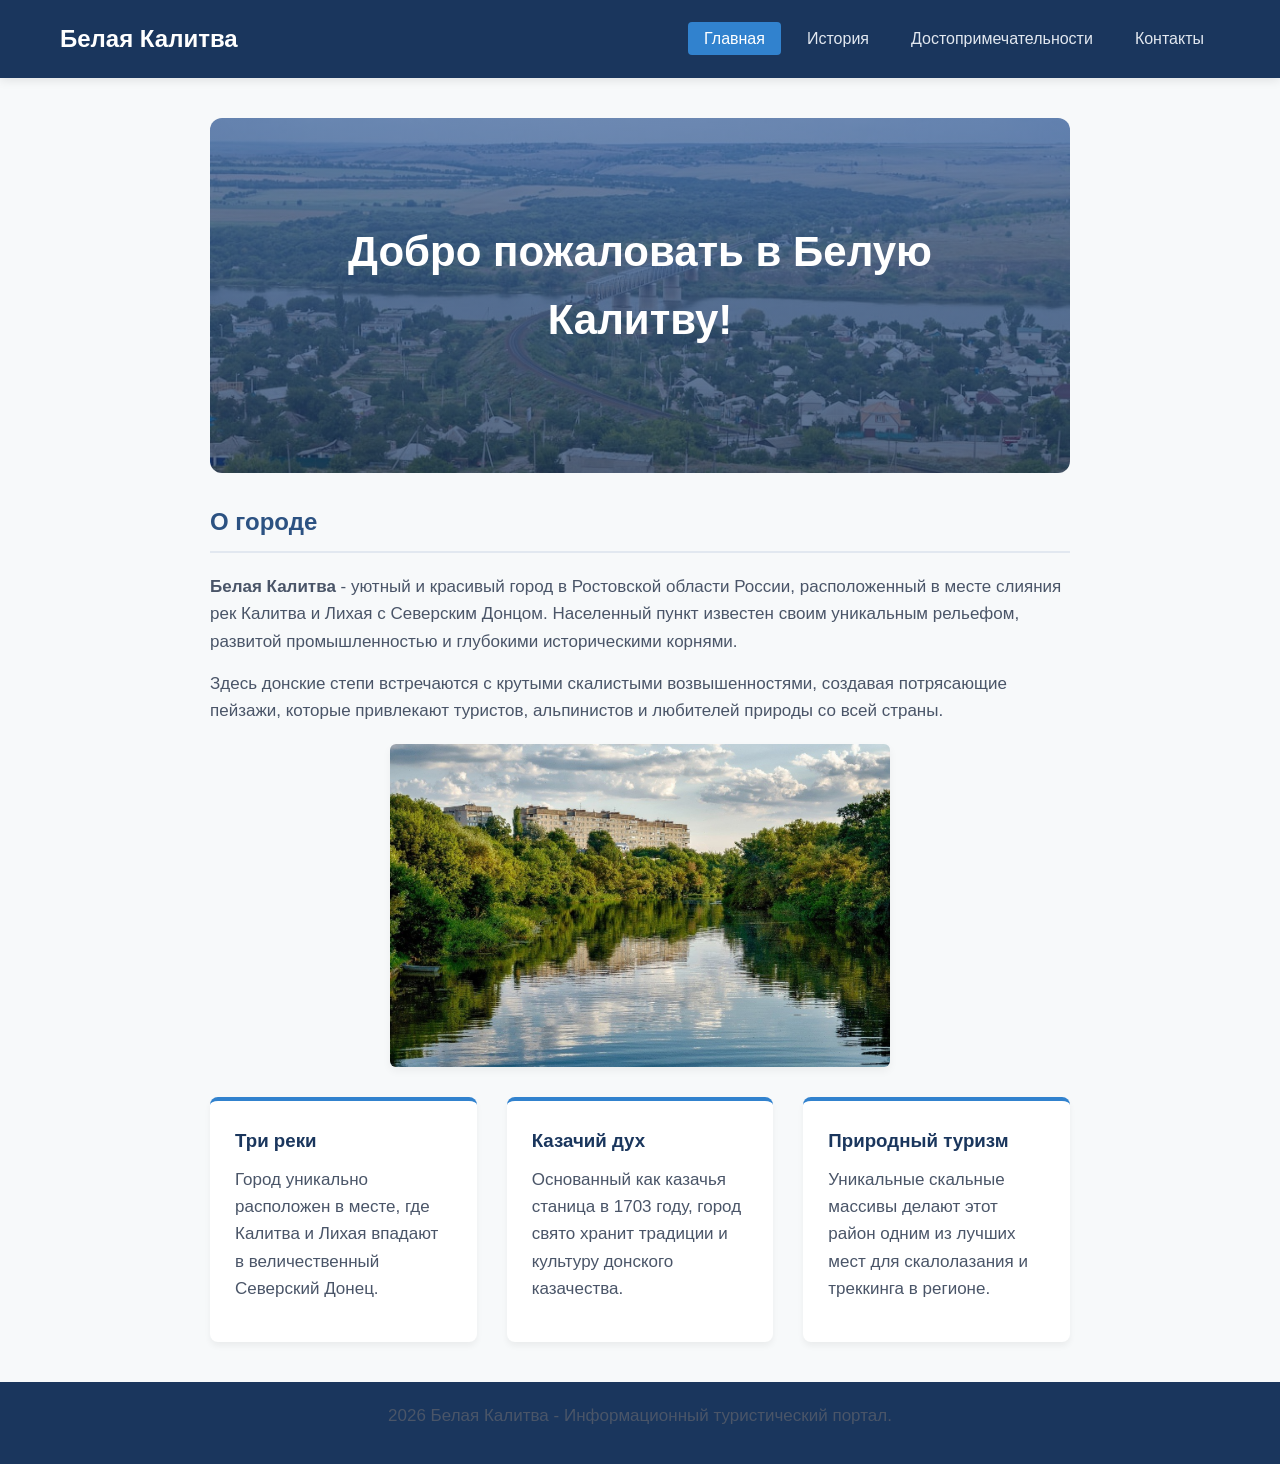
<file: index.html>
<!DOCTYPE html>
<html lang="ru">
<head>
    <meta charset="UTF-8">
    <meta name="viewport" content="width=device-width, initial-scale=1.0">
    <title>Белая Калитва — Главная</title>
    <link rel="stylesheet" href="18.css">
</head>
<body>

    <header>
        <nav>
            <a href="index.html" class="logo">Белая Калитва</a>
            <ul class="nav-links">
                <li><a href="index.html" class="active">Главная</a></li>
                <li><a href="history.html">История</a></li>
                <li><a href="place.html">Достопримечательности</a></li>
                <li><a href="contacts.html">Контакты</a></li>
            </ul>
        </nav>
    </header>

    <main>
        <div class="hero">
            <h1>Добро пожаловать в Белую Калитву!</h1>
        </div>
        
        <h2>О городе</h2>
        <p><b>Белая Калитва</b> - уютный и красивый город в Ростовской области России, расположенный в месте слияния рек Калитва и Лихая с Северским Донцом. Населенный пункт известен своим уникальным рельефом, развитой промышленностью и глубокими историческими корнями.</p>

        <p>Здесь донские степи встречаются с крутыми скалистыми возвышенностями, создавая потрясающие пейзажи, которые привлекают туристов, альпинистов и любителей природы со всей страны.</p>
        <img src="reka.jpg" alt="" class="content-img">

        <div class="grid">
            <div class="card">
                <h3>Три реки</h3>
                <p>Город уникально расположен в месте, где Калитва и Лихая впадают в величественный Северский Донец.</p>
            </div>
            <div class="card">
                <h3>Казачий дух</h3>
                <p>Основанный как казачья станица в 1703 году, город свято хранит традиции и культуру донского казачества.</p>
            </div>
            <div class="card">
                <h3>Природный туризм</h3>
                <p>Уникальные скальные массивы делают этот район одним из лучших мест для скалолазания и треккинга в регионе.</p>
            </div>
        </div>
    </main>

    <footer>
        <p>2026 Белая Калитва - Информационный туристический портал.</p>
    </footer>

</body>
</html>
</file>
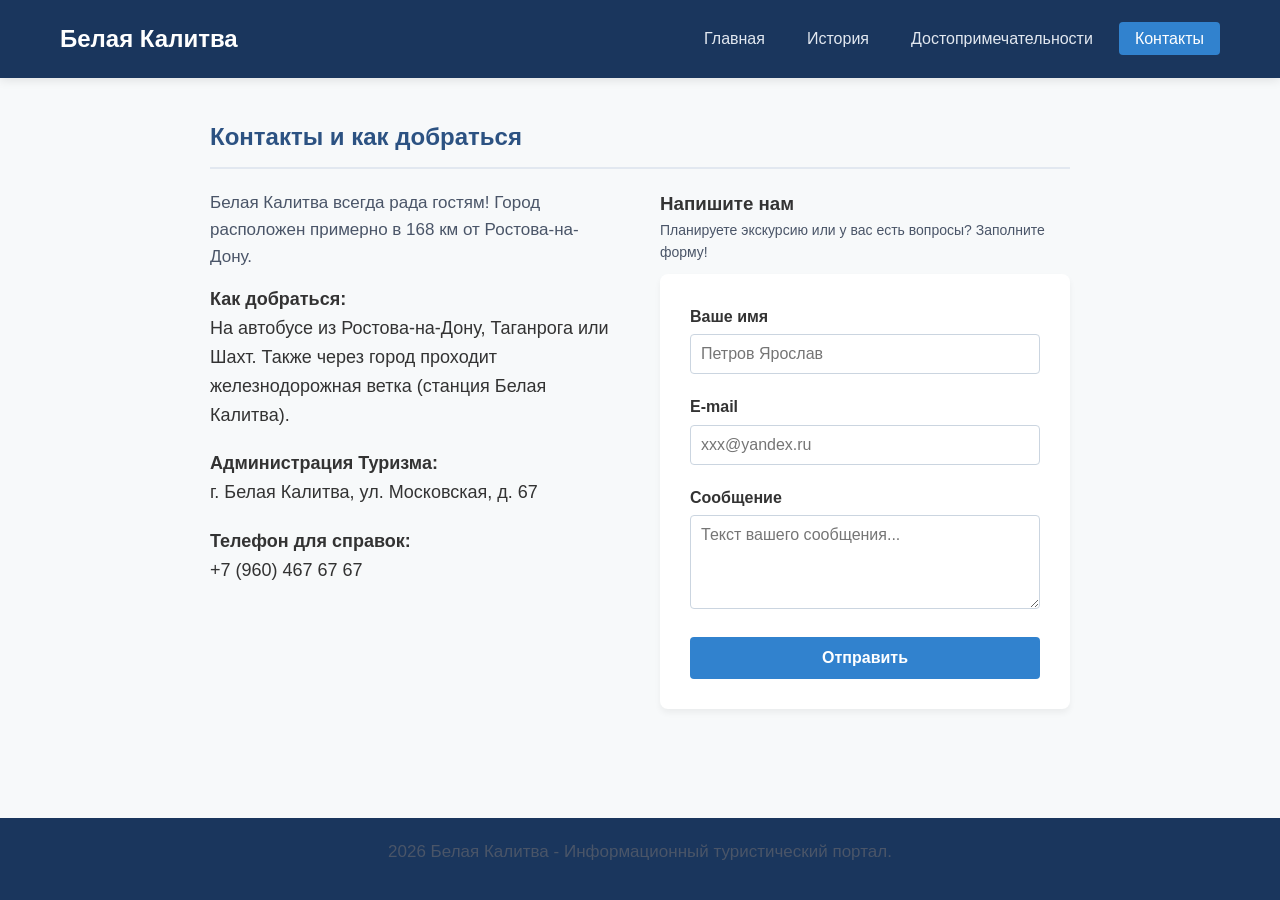
<file: contacts.html>
<!DOCTYPE html>
<html lang="ru">
<head>
    <meta charset="UTF-8">
    <meta name="viewport" content="width=device-width, initial-scale=1.0">
    <title>Белая Калитва — Контакты</title>
    <link rel="stylesheet" href="18.css">
</head>
<body>

    <header>
        <nav>
            <a href="index.html" class="logo">Белая Калитва</a>
            <ul class="nav-links">
                <li><a href="index.html">Главная</a></li>
                <li><a href="history.html">История</a></li>
                <li><a href="place.html">Достопримечательности</a></li>
                <li><a href="contacts.html" class="active">Контакты</a></li>
            </ul>
        </nav>
    </header>

    <main>
        <h2>Контакты и как добраться</h2>
        
        <div class="contact-container">
            <div class="contact-info">
                <p>Белая Калитва всегда рада гостям! Город расположен примерно в 168 км от Ростова-на-Дону.</p>
                
                <div class="info-item">
                    <b>Как добраться:</b><br>
                    На автобусе из Ростова-на-Дону, Таганрога или Шахт. Также через город проходит железнодорожная ветка (станция Белая Калитва).
                </div>
                
                <div class="info-item">
                    <b>Администрация Туризма:</b><br>
                    г. Белая Калитва, ул. Московская, д. 67
                </div>
                
                <div class="info-item">
                    <b>Телефон для справок:</b><br>
                    +7 (960) 467 67 67
                </div>
            </div>

            <div>
                <h3>Напишите нам</h3>
                    <p style="font-size: 14px; margin-bottom: 10px;">Планируете экскурсию или у вас есть вопросы? Заполните форму!</p>
                    <form onsubmit="event.preventDefault(); alert('Сообщение отправлено!');"> <div class="form-group">
                            <label for="name">Ваше имя</label>
                            <input type="text" id="name" required placeholder="Петров Ярослав">
                        </div>
                        <div class="form-group">
                            <label for="email">E-mail</label>
                            <input type="email" id="email" required placeholder="xxx@yandex.ru">
                        </div>
                        <div class="form-group">
                            <label for="msg">Сообщение</label>
                            <textarea id="msg" rows="4" required placeholder="Текст вашего сообщения..."></textarea>
                        </div>
                        <button type="submit">Отправить</button>
                    </form> 
            </div>
        </div>
    </main>

    <footer>
        <p>2026 Белая Калитва - Информационный туристический портал.</p>
    </footer>

</body>
</html>
</file>
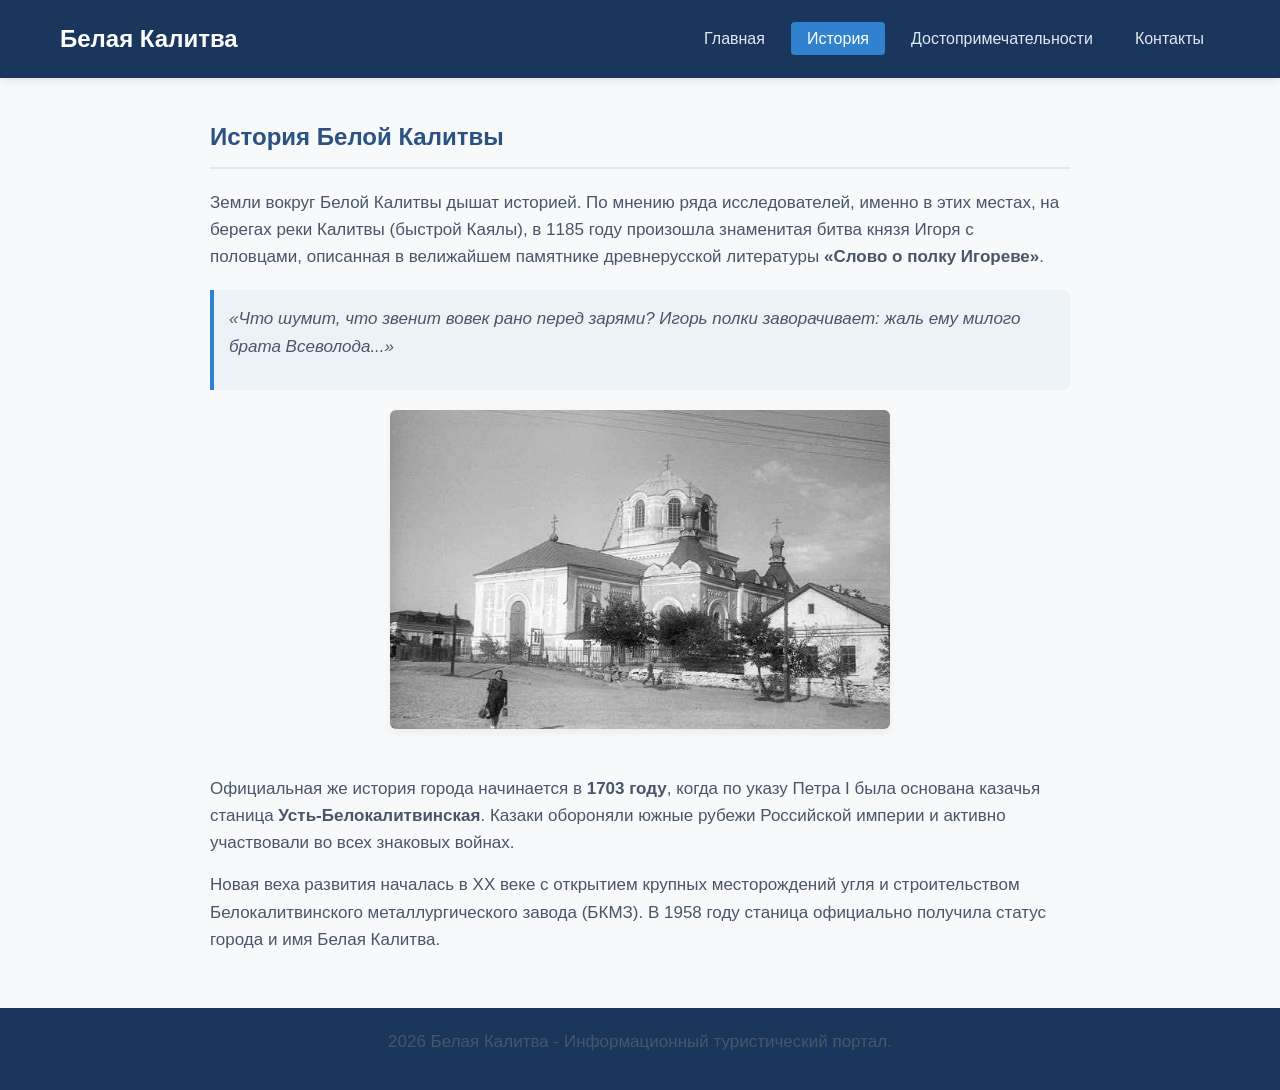
<file: history.html>
<!DOCTYPE html>
<html lang="ru">
<head>
    <meta charset="UTF-8">
    <meta name="viewport" content="width=device-width, initial-scale=1.0">
    <title>Белая Калитва — История</title>
    <link rel="stylesheet" href="18.css">
</head>
<body>

    <header>
        <nav>
            <a href="index.html" class="logo">Белая Калитва</a>
            <ul class="nav-links">
                <li><a href="index.html">Главная</a></li>
                <li><a href="history.html" class="active">История</a></li>
                <li><a href="place.html">Достопримечательности</a></li>
                <li><a href="contacts.html">Контакты</a></li>
            </ul>
        </nav>
    </header>

    <main>
        <h2>История Белой Калитвы</h2>
        <p>Земли вокруг Белой Калитвы дышат историей. По мнению ряда исследователей, именно в этих местах, на берегах реки Калитвы (быстрой Каялы), в 1185 году произошла знаменитая битва князя Игоря с половцами, описанная в велижайшем памятнике древнерусской литературы <strong>«Слово о полку Игореве»</strong>.</p>
        
        <blockquote>
            <p>«Что шумит, что звенит вовек рано перед зарями? Игорь полки заворачивает: жаль ему милого брата Всеволода...»</p>
        </blockquote>
        <img src="60Belaya_Kalitva10.jpg" alt="" class="content-img">
        <br>

        <p>Официальная же история города начинается в <b>1703 году</b>, когда по указу Петра I была основана казачья станица <b>Усть-Белокалитвинская</b>. Казаки обороняли южные рубежи Российской империи и активно участвовали во всех знаковых войнах.</p>
        
        <p>Новая веха развития началась в XX веке с открытием крупных месторождений угля и строительством Белокалитвинского металлургического завода (БКМЗ). В 1958 году станица официально получила статус города и имя Белая Калитва.</p>
    </main>

    <footer>
        <p>2026 Белая Калитва - Информационный туристический портал.</p>
    </footer>

</body>
</html>
</file>
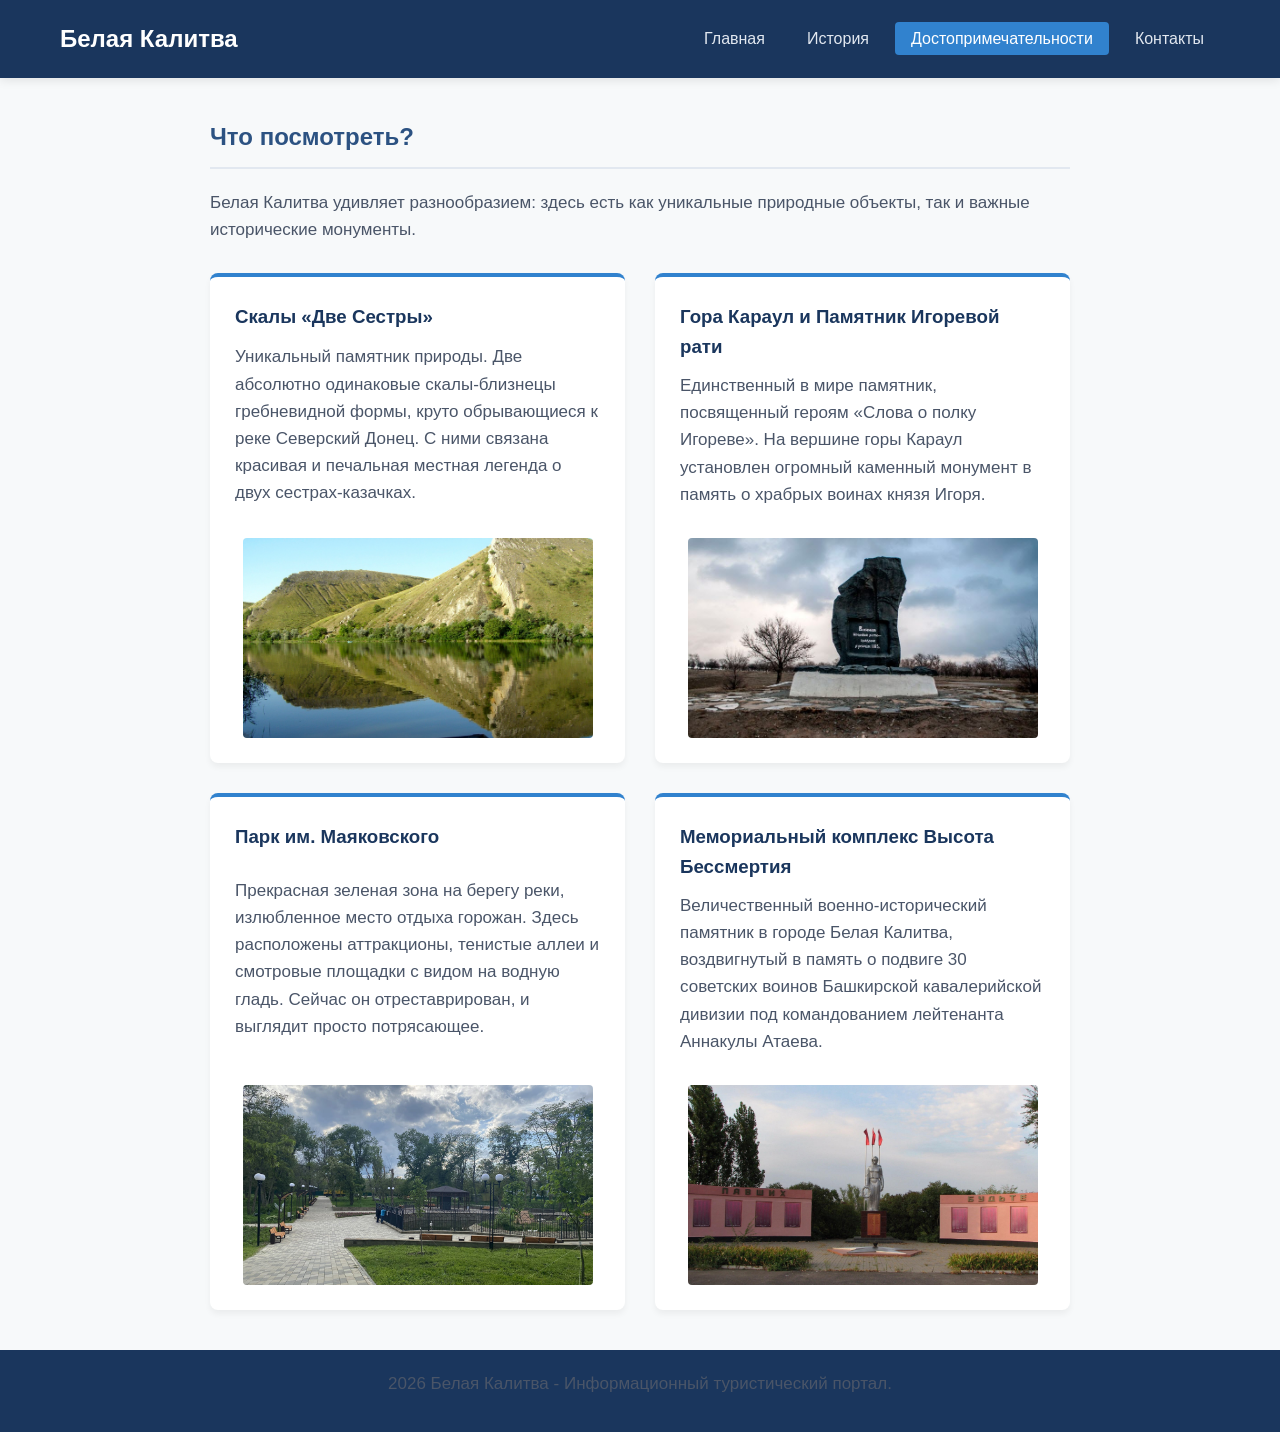
<file: place.html>
<!DOCTYPE html>
<html lang="ru">
<head>
    <meta charset="UTF-8">
    <meta name="viewport" content="width=device-width, initial-scale=1.0">
    <title>Белая Калитва — Достопримечательности</title>
    <link rel="stylesheet" href="18.css">
</head>
<body>

    <header>
        <nav>
            <a href="index.html" class="logo">Белая Калитва</a>
            <ul class="nav-links">
                <li><a href="index.html">Главная</a></li>
                <li><a href="history.html">История</a></li>
                <li><a href="place.html" class="active">Достопримечательности</a></li>
                <li><a href="contacts.html">Контакты</a></li>
            </ul>
        </nav>
    </header>

    <main>
        <h2>Что посмотреть?</h2>
        <p>Белая Калитва удивляет разнообразием: здесь есть как уникальные природные объекты, так и важные исторические монументы.</p>

        <div class="grid2">
            <div class="card">
                <h3>Скалы «Две Сестры»</h3>
                <p>Уникальный памятник природы. Две абсолютно одинаковые скалы-близнецы гребневидной формы, круто обрывающиеся к реке Северский Донец. С ними связана красивая и печальная местная легенда о двух сестрах-казачках.</p>
                <img src="skali.jpg" alt="" class="content-img2">
            </div>
            <div class="card">
                <h3>Гора Караул и Памятник Игоревой рати</h3>
                <p>Единственный в мире памятник, посвященный героям «Слова о полку Игореве». На вершине горы Караул установлен огромный каменный монумент в память о храбрых воинах князя Игоря.</p>
                <img src="rati.jpg" alt="" class="content-img2">
            </div>
            <div class="card">
                <h3>Парк им. Маяковского</h3>
                <p>Прекрасная зеленая зона на берегу реки, излюбленное место отдыха горожан. Здесь расположены аттракционы, тенистые аллеи и смотровые площадки с видом на водную гладь. Сейчас он отреставрирован, и выглядит просто потрясающее.</p>
                <img src="park.jpg" alt="" class="content-img2">
            </div>
            <div class="card">
                <h3>Мемориальный комплекс Высота Бессмертия</h3>
                <p>Величественный военно-исторический памятник в городе Белая Калитва, воздвигнутый в память о подвиге 30 советских воинов Башкирской кавалерийской дивизии под командованием лейтенанта Аннакулы Атаева.</p>
                <img src="caption.jpg" alt="" class="content-img2">
            </div>
        </div>
    </main>

    <footer>
        <p>2026 Белая Калитва - Информационный туристический портал.</p>
    </footer>

</body>
</html>
</file>
<file: 18.css>
* {
    margin: 0;
    padding: 0;
    box-sizing: border-box;
    font-family: 'Segoe UI', Tahoma, Geneva, Verdana, sans-serif;
}

html, body {
    width: 100%;
    overflow-x: hidden;
}

body {
    color: #333;
    background-color: #f7f9fa;
    line-height: 1.6;
    display: flex;
    flex-direction: column;
    min-height: 100vh;
}


header {
    background-color: #1a365d;
    position: sticky;
    top: 0;
    z-index: 1000;
    box-shadow: 0 2px 10px rgba(0,0,0,0.1);
    width: 100%;
}

nav {
    display: flex;
    justify-content: space-between;
    align-items: center;
    max-width: 1200px;
    margin: 0 auto;
    padding: 20px;
}

.logo {
    color: #fff;
    font-size: 24px;
    font-weight: bold;
    text-decoration: none;
    white-space: nowrap;
}

.nav-links {
    display: flex;
    list-style: none;
}

.nav-links li a {
    color: #e2e8f0;
    text-decoration: none;
    padding: 8px 16px;
    margin-left: 10px;
    border-radius: 4px;
    transition: all 0.3s ease;
    font-size: 16px;
}

.nav-links li a:hover, .nav-links li a.active {
    background-color: #3182ce;
    color: white;
}

main {
    flex: 1;
    max-width: 900px;
    width: 100%;
    margin: 40px auto;
    padding: 0 20px;
}

.hero {
    background: linear-gradient(rgba(61, 102, 160, 0.7), rgba(26, 54, 93, 0.7)), url(vid.jpg) no-repeat center center/cover;
    color: white;
    padding: 100px 40px;
    text-align: center;
    border-radius: 12px;
    margin-bottom: 30px;
}

.hero h1 {
    font-size: 42px;
    margin-bottom: 20px;
}

h2 {
    color: #2c5282;
    margin-bottom: 20px;
    border-bottom: 2px solid #e2e8f0;
    padding-bottom: 10px;
}

p {
    margin-bottom: 15px;
    font-size: 17px;
    color: #4a5568;
}

blockquote {
    border-left: 4px solid #3182ce;
    padding: 15px;
    margin: 20px 0;
    font-style: italic;
    background: #edf2f7;
    border-radius: 0 8px 8px 0;
}

.grid {
    display: grid;
    grid-template-columns: repeat(auto-fit, minmax(250px, 1fr));
    gap: 30px;
    margin-top: 30px;
}

.grid2 {
    display: grid;
    grid-template-columns: repeat(auto-fit, minmax(280px, 1fr));
    gap: 30px;
    margin-top: 30px;
}

.card {
    background: white;
    padding: 25px;
    border-radius: 8px;
    box-shadow: 0 4px 6px rgba(0,0,0,0.05);
    border-top: 4px solid #3182ce;
    display: flex;
    flex-direction: column;
    justify-content: space-between; 
}

.card h3 {
    color: #1a365d;
    margin-bottom: 10px;
}



.content-img {
    display: block;
    margin: 20px auto;
    width: 100%;
    max-width: 500px; 
    height: auto;
    border-radius: 6px;
    box-shadow: 0 4px 8px rgba(0,0,0,0.05);
}

.content-img2 {
    display: block;
    margin: 15px auto 0 auto;
    width: 100%;
    max-width: 350px;
    height: 200px;
    object-fit: cover;
    border-radius: 4px;
}

.contact-container {
    display: grid;
    grid-template-columns: 1fr 1fr;
    gap: 40px;
}

.info-item {
    margin-bottom: 20px;
    font-size: 18px;
}

form {
    background: white;
    padding: 30px;
    border-radius: 8px;
    box-shadow: 0 4px 6px rgba(0,0,0,0.05);
}

.form-group {
    margin-bottom: 20px;
}

label {
    display: block;
    margin-bottom: 5px;
    font-weight: bold;
}

input, textarea {
    width: 100%;
    padding: 10px;
    border: 1px solid #cbd5e0;
    border-radius: 4px;
    font-size: 16px;
}

button {
    background-color: #3182ce;
    color: white;
    padding: 12px 24px;
    border: none;
    border-radius: 4px;
    cursor: pointer;
    font-size: 16px;
    width: 100%;
    font-weight: bold;
    transition: background-color 0.2s;
}

button:hover {
    background-color: #2b6cb0;
}


footer {
    background-color: #1a365d;
    color: #e2e8f0;
    text-align: center;
    padding: 20px;
    margin-top: auto;
    width: 100%;
}


@media (max-width: 850px) {
    .contact-container {
        grid-template-columns: 1fr;
        gap: 30px;
    }
}


@media (max-width: 680px) {
    nav {
        flex-direction: column;
        gap: 15px;
        text-align: center;
    }

    .nav-links {
        width: 100%;
        justify-content: center;
        flex-wrap: wrap;
    }

    .nav-links li a {
        padding: 6px 10px;
        font-size: 14px;
        margin: 2px;
    }

    .hero {
        padding: 50px 15px;
        border-radius: 0;
        margin-left: -20px;
        margin-right: -20px;
        width: calc(100% + 40px);
    }

    .hero h1 {
        font-size: 26px;
    }

    h2 {
        font-size: 22px;
    }

    p {
        font-size: 16px;
    }
}
</file>
